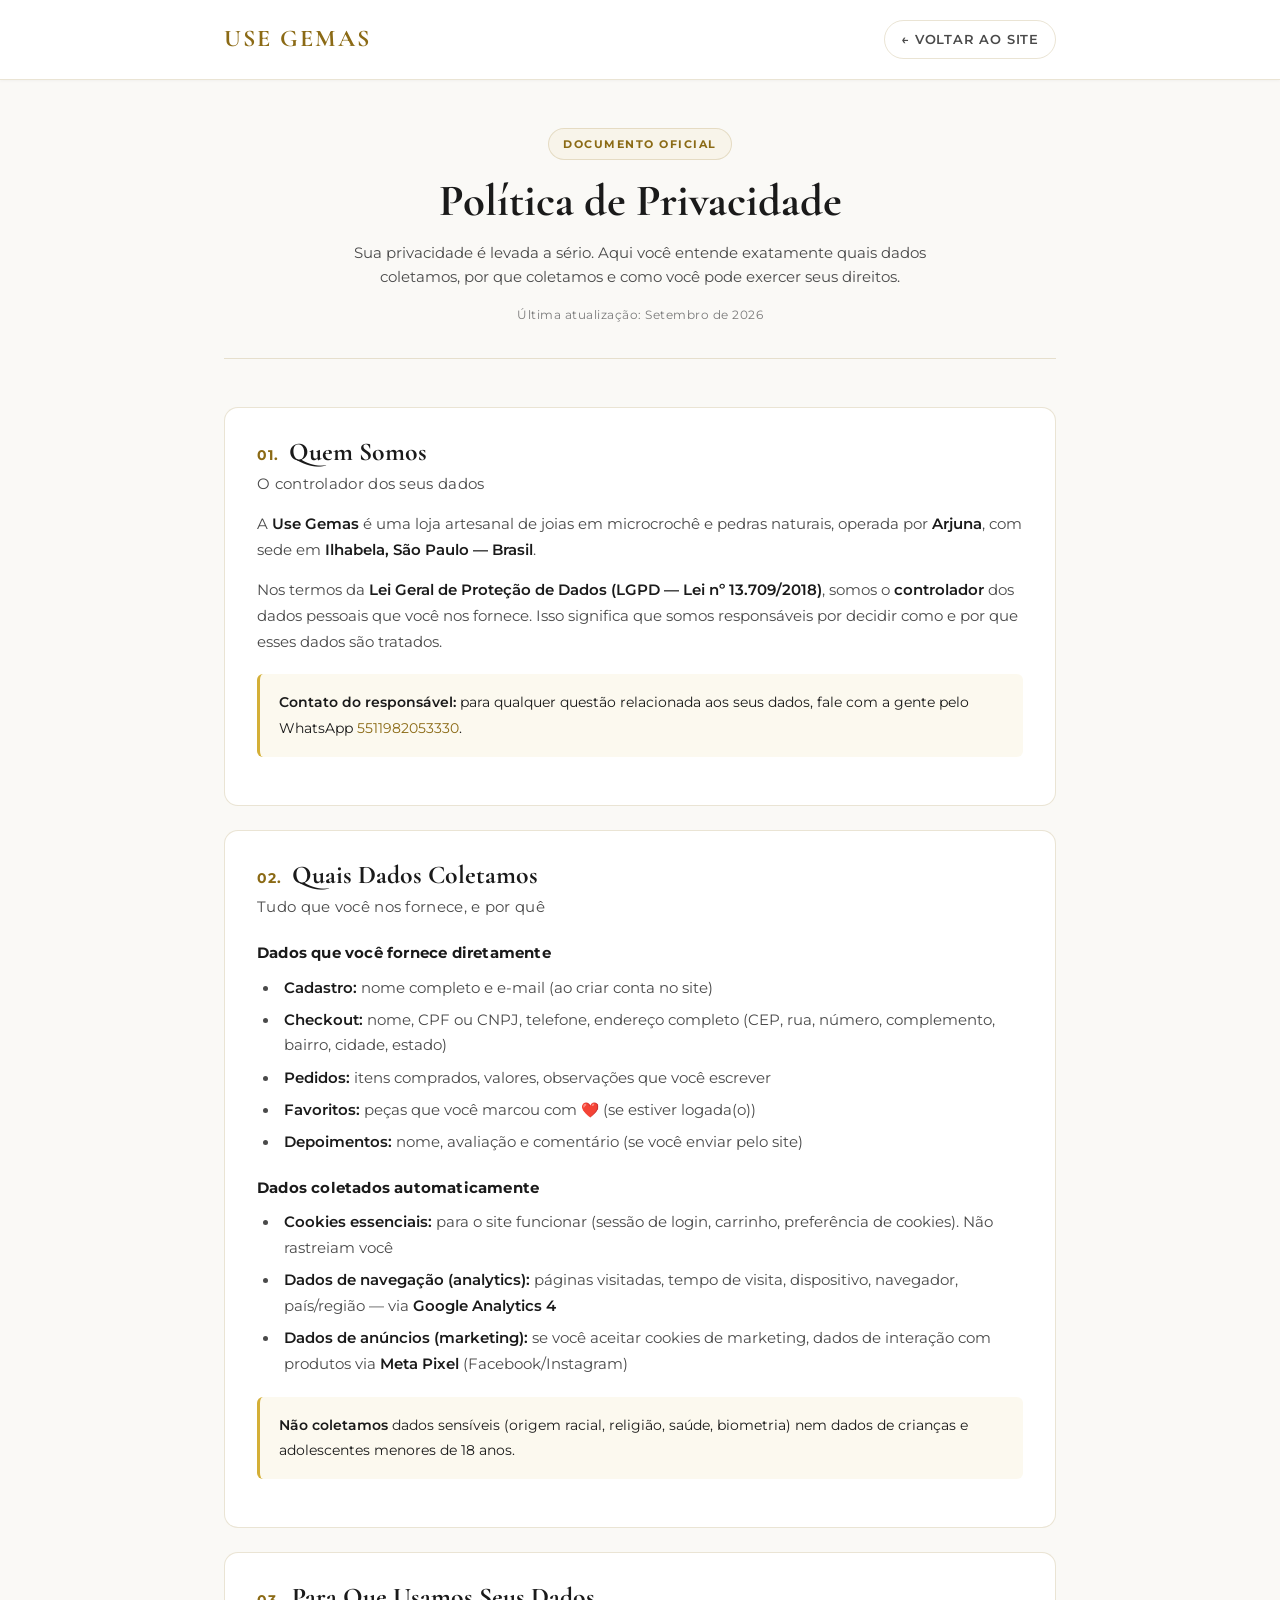
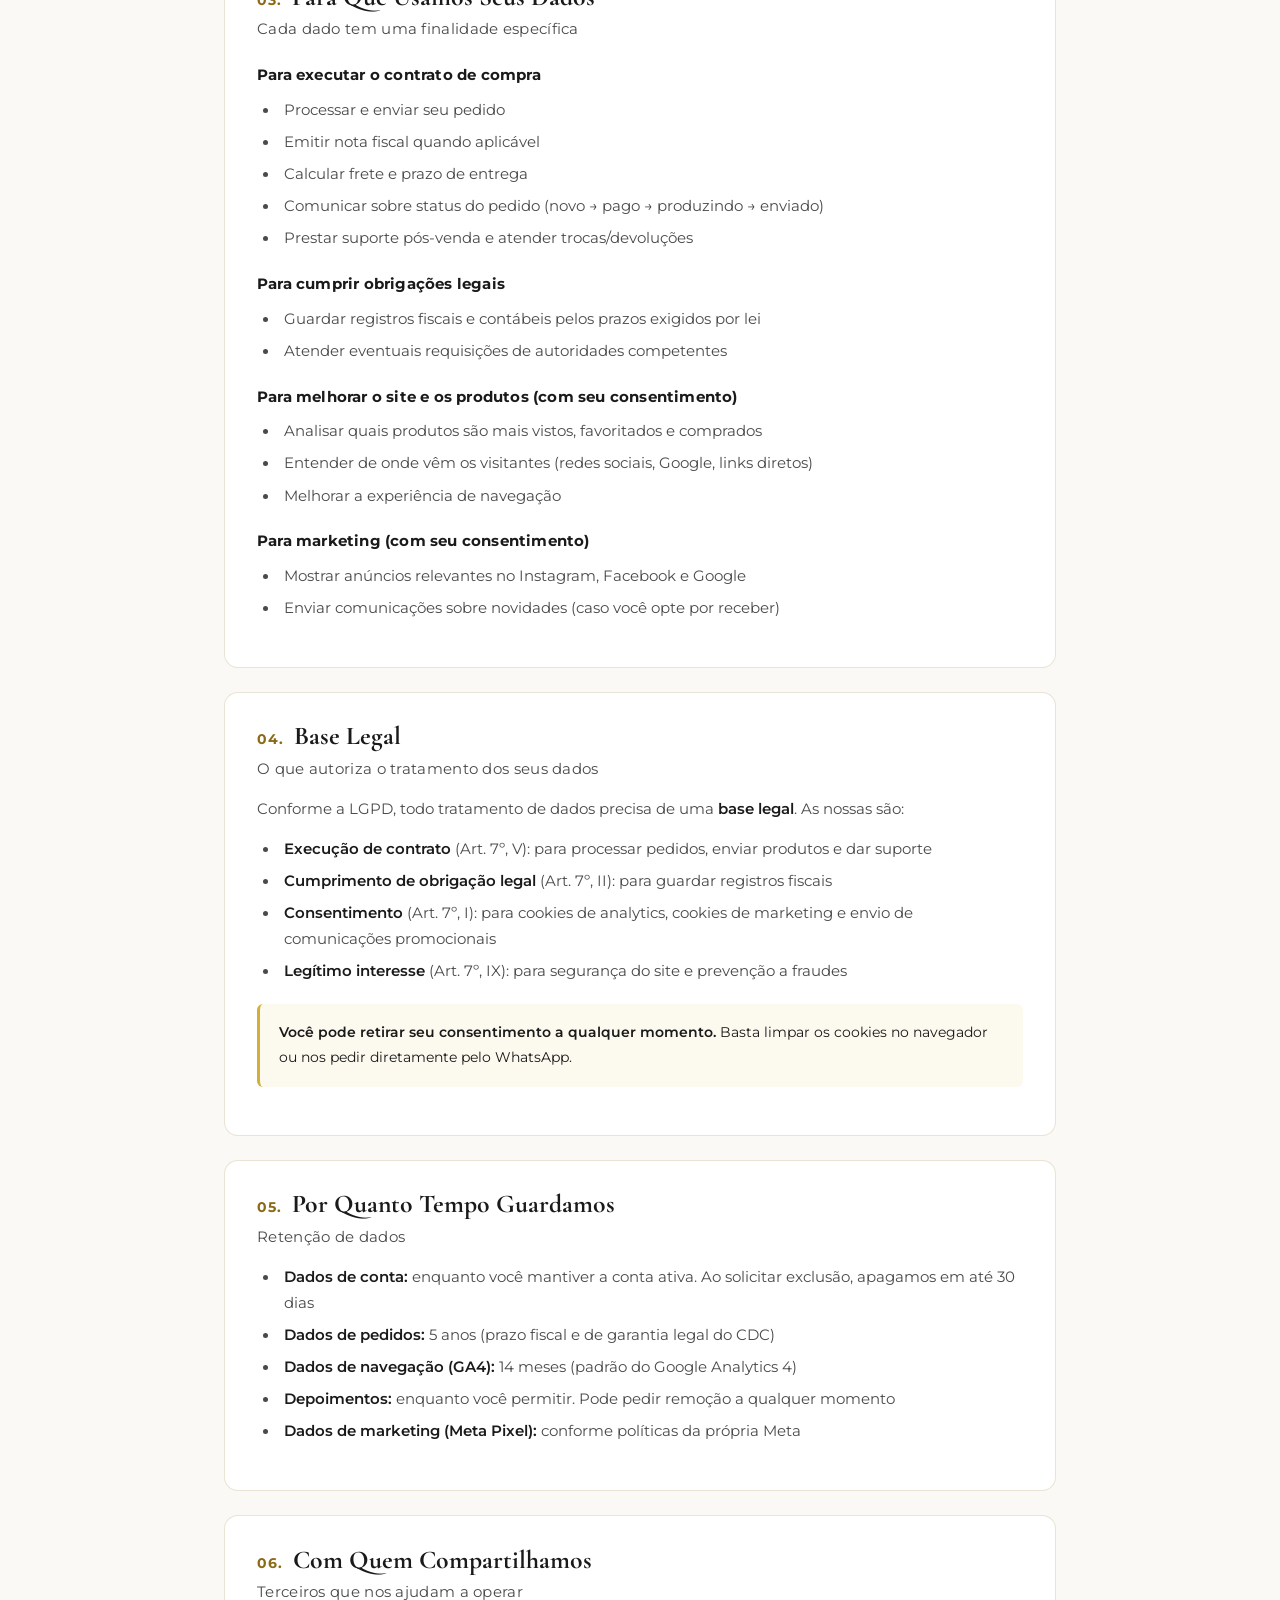
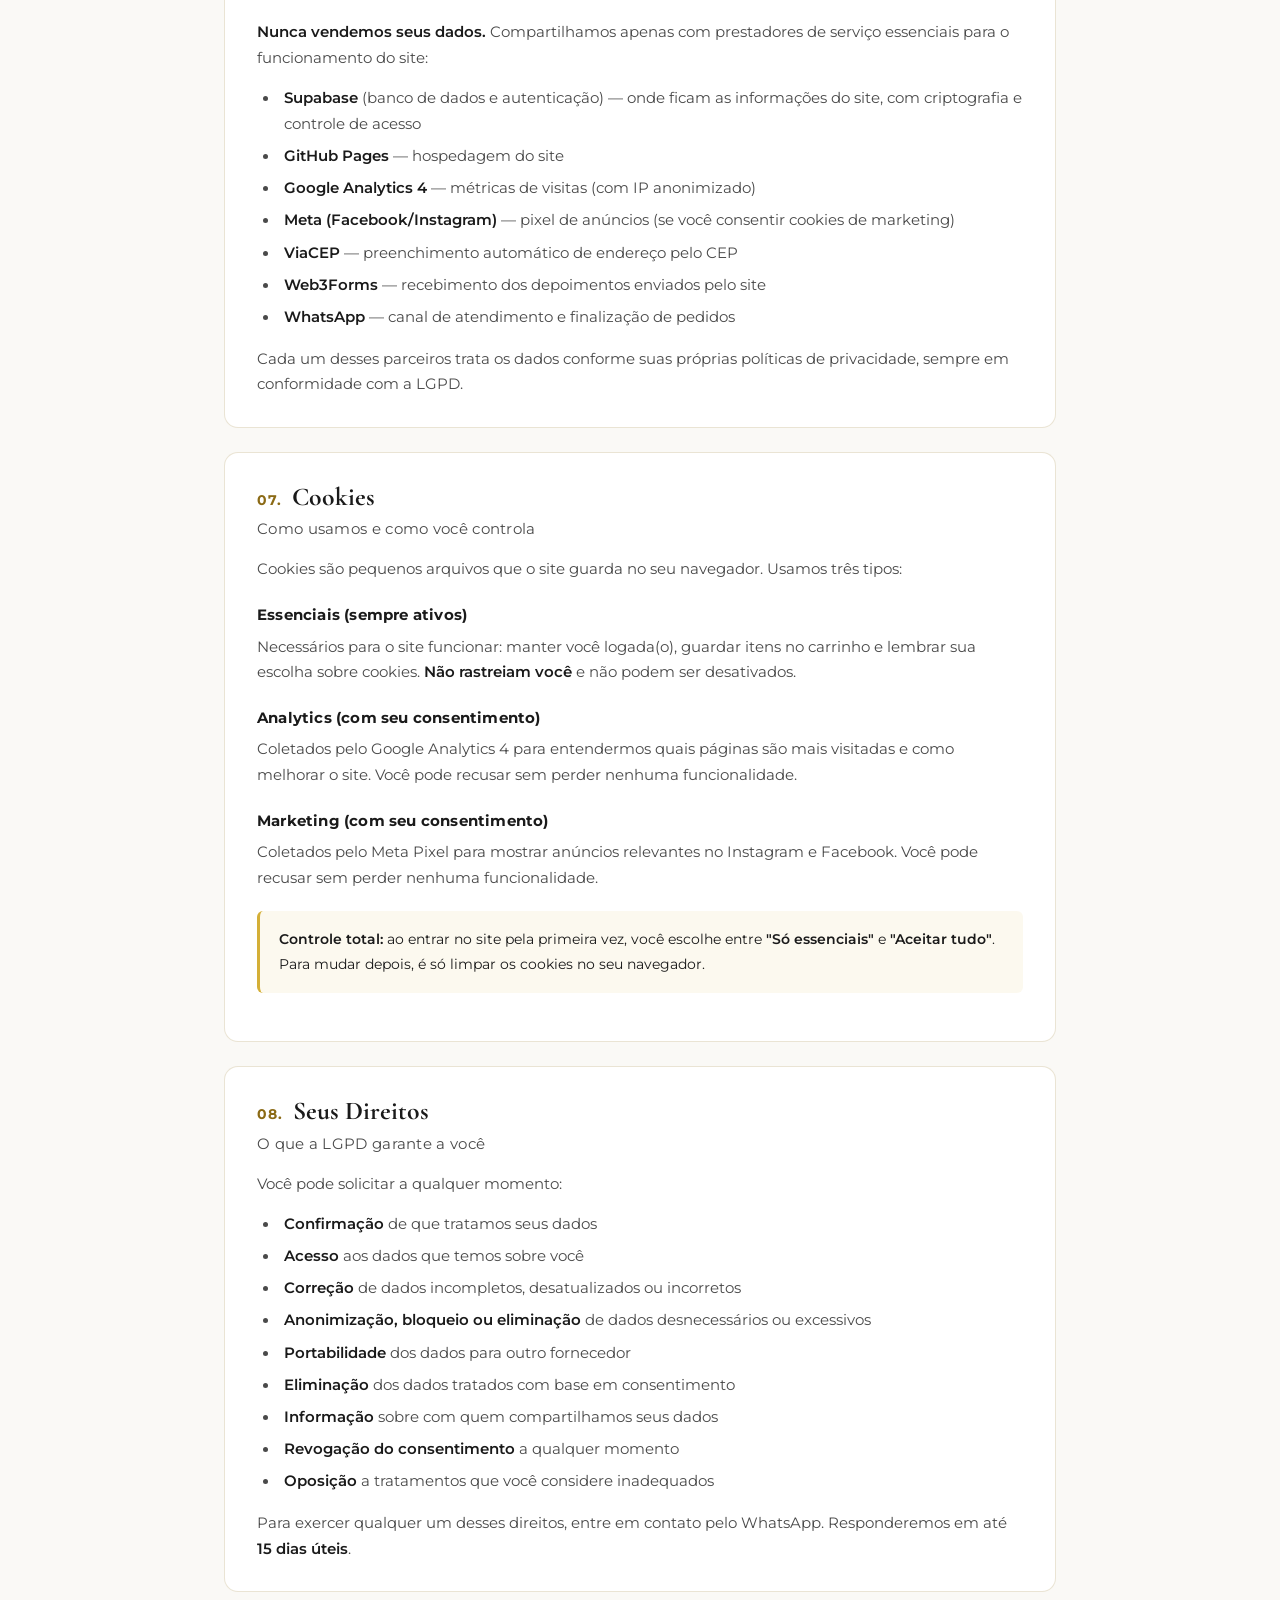
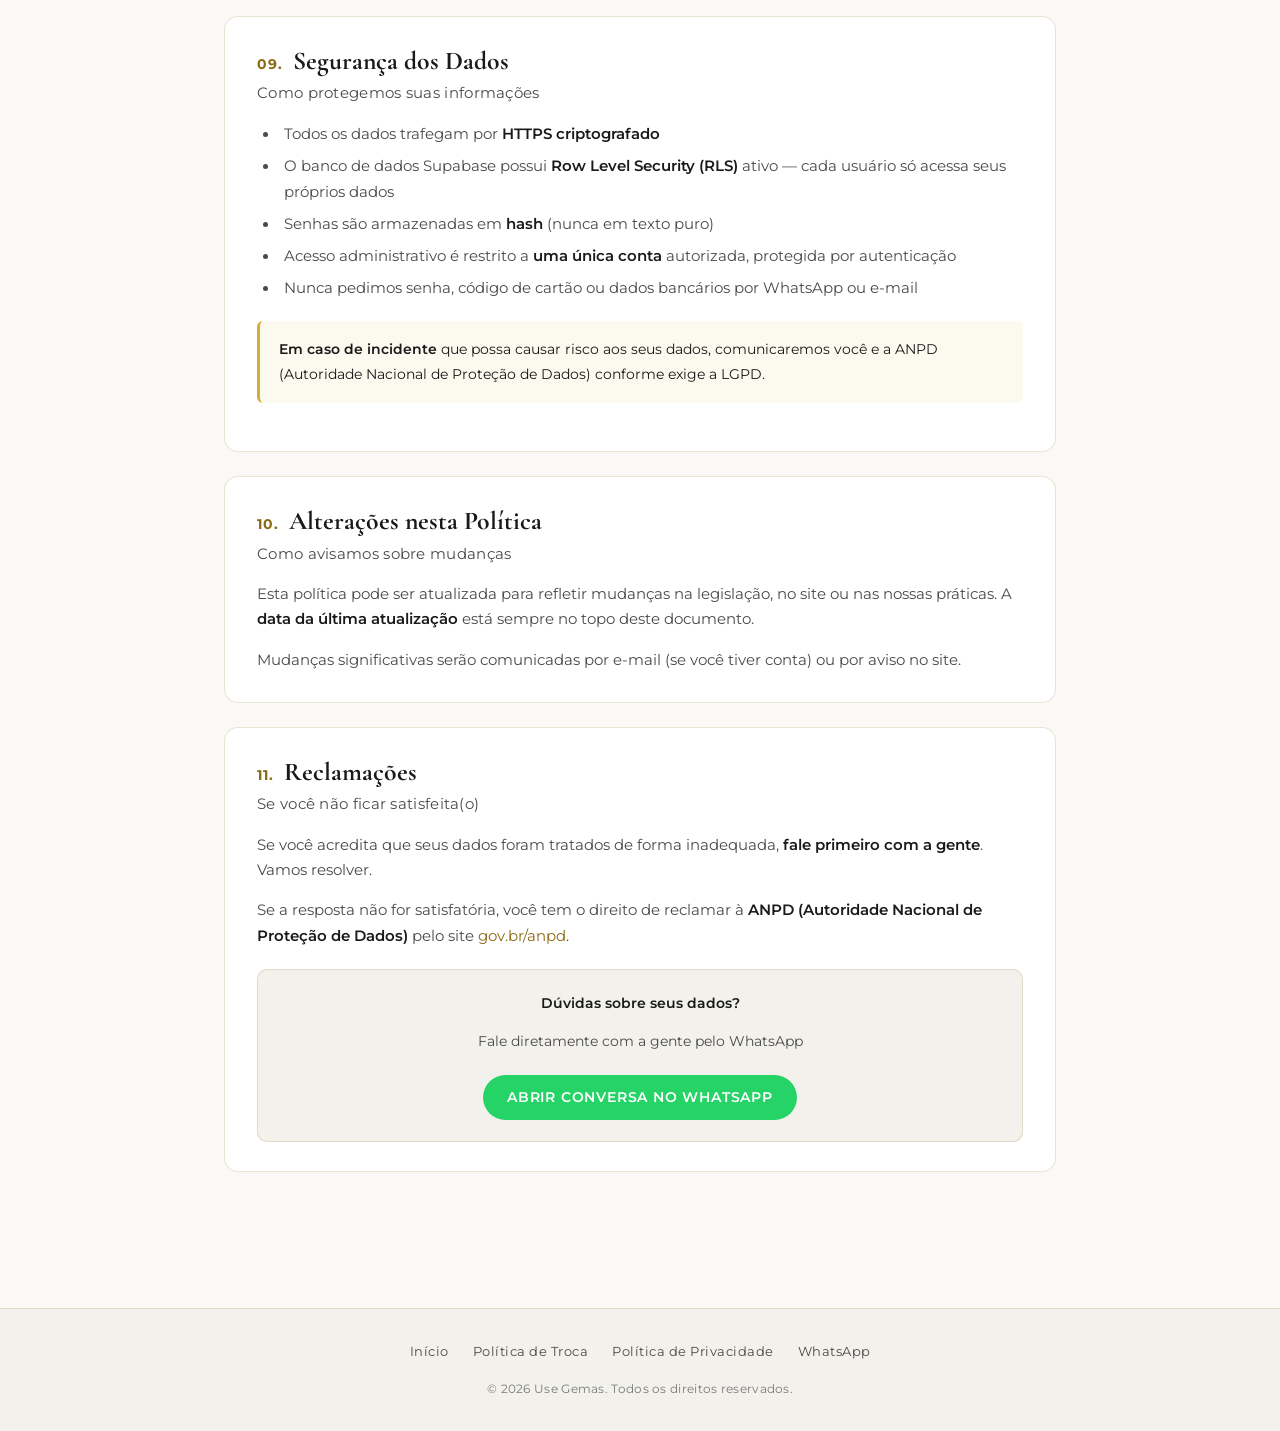
<file: politica-privacidade.html>
<!DOCTYPE html>
<html lang="pt-BR">

<head>
    <meta charset="UTF-8">
    <meta name="viewport" content="width=device-width, initial-scale=1.0">
    <title>Política de Privacidade | Use Gemas</title>
    <meta name="description"
        content="Política de Privacidade da Use Gemas. Saiba quais dados coletamos, como usamos e seus direitos conforme a LGPD.">
    <meta name="robots" content="index, follow">
    <meta name="theme-color" content="#faf9f6">

    <link rel="icon" type="image/png" href="estilo/midias/favicon.png">
    <link rel="apple-touch-icon" href="estilo/midias/favicon.png">

    <link rel="preconnect" href="https://fonts.googleapis.com">
    <link rel="preconnect" href="https://fonts.gstatic.com" crossorigin>
    <link
        href="https://fonts.googleapis.com/css2?family=Cormorant+Garamond:wght@400;600;700&family=Montserrat:wght@300;400;500;600;700&display=swap"
        rel="stylesheet">

    <link rel="stylesheet" href="estilo/paginas-legais.css?v=1.0">
</head>

<body>

    <header class="legal-header">
        <div class="legal-header-container">
            <a href="index.html" class="legal-logo">USE GEMAS</a>
            <a href="index.html" class="legal-back-link">← Voltar ao site</a>
        </div>
    </header>

    <main class="legal-container">

        <div class="legal-hero">
            <span class="legal-hero-badge">Documento Oficial</span>
            <h1>Política de Privacidade</h1>
            <p>Sua privacidade é levada a sério. Aqui você entende exatamente quais dados coletamos, por que coletamos e como você pode exercer seus direitos.</p>
            <span class="legal-hero-date">Última atualização: Setembro de 2026</span>
        </div>

        <section class="legal-section">
            <h2><span class="legal-section-number">01.</span> Quem Somos</h2>
            <p class="legal-section-subtitle">O controlador dos seus dados</p>

            <p>A <strong>Use Gemas</strong> é uma loja artesanal de joias em microcrochê e pedras naturais, operada por <strong>Arjuna</strong>, com sede em <strong>Ilhabela, São Paulo — Brasil</strong>.</p>

            <p>Nos termos da <strong>Lei Geral de Proteção de Dados (LGPD — Lei nº 13.709/2018)</strong>, somos o <strong>controlador</strong> dos dados pessoais que você nos fornece. Isso significa que somos responsáveis por decidir como e por que esses dados são tratados.</p>

            <div class="legal-highlight">
                <p><strong>Contato do responsável:</strong> para qualquer questão relacionada aos seus dados, fale com a gente pelo WhatsApp <a href="https://api.whatsapp.com/send?phone=5511982053330" target="_blank" rel="noopener">5511982053330</a>.</p>
            </div>
        </section>

        <section class="legal-section">
            <h2><span class="legal-section-number">02.</span> Quais Dados Coletamos</h2>
            <p class="legal-section-subtitle">Tudo que você nos fornece, e por quê</p>

            <h3>Dados que você fornece diretamente</h3>
            <ul>
                <li><strong>Cadastro:</strong> nome completo e e-mail (ao criar conta no site)</li>
                <li><strong>Checkout:</strong> nome, CPF ou CNPJ, telefone, endereço completo (CEP, rua, número, complemento, bairro, cidade, estado)</li>
                <li><strong>Pedidos:</strong> itens comprados, valores, observações que você escrever</li>
                <li><strong>Favoritos:</strong> peças que você marcou com ❤️ (se estiver logada(o))</li>
                <li><strong>Depoimentos:</strong> nome, avaliação e comentário (se você enviar pelo site)</li>
            </ul>

            <h3>Dados coletados automaticamente</h3>
            <ul>
                <li><strong>Cookies essenciais:</strong> para o site funcionar (sessão de login, carrinho, preferência de cookies). Não rastreiam você</li>
                <li><strong>Dados de navegação (analytics):</strong> páginas visitadas, tempo de visita, dispositivo, navegador, país/região — via <strong>Google Analytics 4</strong></li>
                <li><strong>Dados de anúncios (marketing):</strong> se você aceitar cookies de marketing, dados de interação com produtos via <strong>Meta Pixel</strong> (Facebook/Instagram)</li>
            </ul>

            <div class="legal-highlight">
                <p><strong>Não coletamos</strong> dados sensíveis (origem racial, religião, saúde, biometria) nem dados de crianças e adolescentes menores de 18 anos.</p>
            </div>
        </section>

        <section class="legal-section">
            <h2><span class="legal-section-number">03.</span> Para Que Usamos Seus Dados</h2>
            <p class="legal-section-subtitle">Cada dado tem uma finalidade específica</p>

            <h3>Para executar o contrato de compra</h3>
            <ul>
                <li>Processar e enviar seu pedido</li>
                <li>Emitir nota fiscal quando aplicável</li>
                <li>Calcular frete e prazo de entrega</li>
                <li>Comunicar sobre status do pedido (novo → pago → produzindo → enviado)</li>
                <li>Prestar suporte pós-venda e atender trocas/devoluções</li>
            </ul>

            <h3>Para cumprir obrigações legais</h3>
            <ul>
                <li>Guardar registros fiscais e contábeis pelos prazos exigidos por lei</li>
                <li>Atender eventuais requisições de autoridades competentes</li>
            </ul>

            <h3>Para melhorar o site e os produtos (com seu consentimento)</h3>
            <ul>
                <li>Analisar quais produtos são mais vistos, favoritados e comprados</li>
                <li>Entender de onde vêm os visitantes (redes sociais, Google, links diretos)</li>
                <li>Melhorar a experiência de navegação</li>
            </ul>

            <h3>Para marketing (com seu consentimento)</h3>
            <ul>
                <li>Mostrar anúncios relevantes no Instagram, Facebook e Google</li>
                <li>Enviar comunicações sobre novidades (caso você opte por receber)</li>
            </ul>
        </section>

        <section class="legal-section">
            <h2><span class="legal-section-number">04.</span> Base Legal</h2>
            <p class="legal-section-subtitle">O que autoriza o tratamento dos seus dados</p>

            <p>Conforme a LGPD, todo tratamento de dados precisa de uma <strong>base legal</strong>. As nossas são:</p>

            <ul>
                <li><strong>Execução de contrato</strong> (Art. 7º, V): para processar pedidos, enviar produtos e dar suporte</li>
                <li><strong>Cumprimento de obrigação legal</strong> (Art. 7º, II): para guardar registros fiscais</li>
                <li><strong>Consentimento</strong> (Art. 7º, I): para cookies de analytics, cookies de marketing e envio de comunicações promocionais</li>
                <li><strong>Legítimo interesse</strong> (Art. 7º, IX): para segurança do site e prevenção a fraudes</li>
            </ul>

            <div class="legal-highlight">
                <p><strong>Você pode retirar seu consentimento a qualquer momento.</strong> Basta limpar os cookies no navegador ou nos pedir diretamente pelo WhatsApp.</p>
            </div>
        </section>

        <section class="legal-section">
            <h2><span class="legal-section-number">05.</span> Por Quanto Tempo Guardamos</h2>
            <p class="legal-section-subtitle">Retenção de dados</p>

            <ul>
                <li><strong>Dados de conta:</strong> enquanto você mantiver a conta ativa. Ao solicitar exclusão, apagamos em até 30 dias</li>
                <li><strong>Dados de pedidos:</strong> 5 anos (prazo fiscal e de garantia legal do CDC)</li>
                <li><strong>Dados de navegação (GA4):</strong> 14 meses (padrão do Google Analytics 4)</li>
                <li><strong>Depoimentos:</strong> enquanto você permitir. Pode pedir remoção a qualquer momento</li>
                <li><strong>Dados de marketing (Meta Pixel):</strong> conforme políticas da própria Meta</li>
            </ul>
        </section>

        <section class="legal-section">
            <h2><span class="legal-section-number">06.</span> Com Quem Compartilhamos</h2>
            <p class="legal-section-subtitle">Terceiros que nos ajudam a operar</p>

            <p><strong>Nunca vendemos seus dados.</strong> Compartilhamos apenas com prestadores de serviço essenciais para o funcionamento do site:</p>

            <ul>
                <li><strong>Supabase</strong> (banco de dados e autenticação) — onde ficam as informações do site, com criptografia e controle de acesso</li>
                <li><strong>GitHub Pages</strong> — hospedagem do site</li>
                <li><strong>Google Analytics 4</strong> — métricas de visitas (com IP anonimizado)</li>
                <li><strong>Meta (Facebook/Instagram)</strong> — pixel de anúncios (se você consentir cookies de marketing)</li>
                <li><strong>ViaCEP</strong> — preenchimento automático de endereço pelo CEP</li>
                <li><strong>Web3Forms</strong> — recebimento dos depoimentos enviados pelo site</li>
                <li><strong>WhatsApp</strong> — canal de atendimento e finalização de pedidos</li>
            </ul>

            <p>Cada um desses parceiros trata os dados conforme suas próprias políticas de privacidade, sempre em conformidade com a LGPD.</p>
        </section>

        <section class="legal-section">
            <h2><span class="legal-section-number">07.</span> Cookies</h2>
            <p class="legal-section-subtitle">Como usamos e como você controla</p>

            <p>Cookies são pequenos arquivos que o site guarda no seu navegador. Usamos três tipos:</p>

            <h3>Essenciais (sempre ativos)</h3>
            <p>Necessários para o site funcionar: manter você logada(o), guardar itens no carrinho e lembrar sua escolha sobre cookies. <strong>Não rastreiam você</strong> e não podem ser desativados.</p>

            <h3>Analytics (com seu consentimento)</h3>
            <p>Coletados pelo Google Analytics 4 para entendermos quais páginas são mais visitadas e como melhorar o site. Você pode recusar sem perder nenhuma funcionalidade.</p>

            <h3>Marketing (com seu consentimento)</h3>
            <p>Coletados pelo Meta Pixel para mostrar anúncios relevantes no Instagram e Facebook. Você pode recusar sem perder nenhuma funcionalidade.</p>

            <div class="legal-highlight">
                <p><strong>Controle total:</strong> ao entrar no site pela primeira vez, você escolhe entre <strong>"Só essenciais"</strong> e <strong>"Aceitar tudo"</strong>. Para mudar depois, é só limpar os cookies no seu navegador.</p>
            </div>
        </section>

        <section class="legal-section">
            <h2><span class="legal-section-number">08.</span> Seus Direitos</h2>
            <p class="legal-section-subtitle">O que a LGPD garante a você</p>

            <p>Você pode solicitar a qualquer momento:</p>

            <ul>
                <li><strong>Confirmação</strong> de que tratamos seus dados</li>
                <li><strong>Acesso</strong> aos dados que temos sobre você</li>
                <li><strong>Correção</strong> de dados incompletos, desatualizados ou incorretos</li>
                <li><strong>Anonimização, bloqueio ou eliminação</strong> de dados desnecessários ou excessivos</li>
                <li><strong>Portabilidade</strong> dos dados para outro fornecedor</li>
                <li><strong>Eliminação</strong> dos dados tratados com base em consentimento</li>
                <li><strong>Informação</strong> sobre com quem compartilhamos seus dados</li>
                <li><strong>Revogação do consentimento</strong> a qualquer momento</li>
                <li><strong>Oposição</strong> a tratamentos que você considere inadequados</li>
            </ul>

            <p>Para exercer qualquer um desses direitos, entre em contato pelo WhatsApp. Responderemos em até <strong>15 dias úteis</strong>.</p>
        </section>

        <section class="legal-section">
            <h2><span class="legal-section-number">09.</span> Segurança dos Dados</h2>
            <p class="legal-section-subtitle">Como protegemos suas informações</p>

            <ul>
                <li>Todos os dados trafegam por <strong>HTTPS criptografado</strong></li>
                <li>O banco de dados Supabase possui <strong>Row Level Security (RLS)</strong> ativo — cada usuário só acessa seus próprios dados</li>
                <li>Senhas são armazenadas em <strong>hash</strong> (nunca em texto puro)</li>
                <li>Acesso administrativo é restrito a <strong>uma única conta</strong> autorizada, protegida por autenticação</li>
                <li>Nunca pedimos senha, código de cartão ou dados bancários por WhatsApp ou e-mail</li>
            </ul>

            <div class="legal-highlight">
                <p><strong>Em caso de incidente</strong> que possa causar risco aos seus dados, comunicaremos você e a ANPD (Autoridade Nacional de Proteção de Dados) conforme exige a LGPD.</p>
            </div>
        </section>

        <section class="legal-section">
            <h2><span class="legal-section-number">10.</span> Alterações nesta Política</h2>
            <p class="legal-section-subtitle">Como avisamos sobre mudanças</p>

            <p>Esta política pode ser atualizada para refletir mudanças na legislação, no site ou nas nossas práticas. A <strong>data da última atualização</strong> está sempre no topo deste documento.</p>

            <p>Mudanças significativas serão comunicadas por e-mail (se você tiver conta) ou por aviso no site.</p>
        </section>

        <section class="legal-section">
            <h2><span class="legal-section-number">11.</span> Reclamações</h2>
            <p class="legal-section-subtitle">Se você não ficar satisfeita(o)</p>

            <p>Se você acredita que seus dados foram tratados de forma inadequada, <strong>fale primeiro com a gente</strong>. Vamos resolver.</p>

            <p>Se a resposta não for satisfatória, você tem o direito de reclamar à <strong>ANPD (Autoridade Nacional de Proteção de Dados)</strong> pelo site <a href="https://www.gov.br/anpd" target="_blank" rel="noopener">gov.br/anpd</a>.</p>

            <div class="legal-contact-box">
                <p><strong>Dúvidas sobre seus dados?</strong></p>
                <p>Fale diretamente com a gente pelo WhatsApp</p>
                <a href="https://api.whatsapp.com/send?phone=5511982053330&text=Ol%C3%A1!%20Tenho%20uma%20d%C3%BAvida%20sobre%20privacidade%20e%20meus%20dados."
                    target="_blank" rel="noopener" class="legal-contact-btn">
                    Abrir conversa no WhatsApp
                </a>
            </div>
        </section>

    </main>

    <footer class="legal-footer">
        <div class="legal-footer-links">
            <a href="index.html">Início</a>
            <a href="politica-troca.html">Política de Troca</a>
            <a href="politica-privacidade.html">Política de Privacidade</a>
            <a href="https://api.whatsapp.com/send?phone=5511982053330" target="_blank" rel="noopener">WhatsApp</a>
        </div>
        <p class="legal-footer-copy">© 2026 Use Gemas. Todos os direitos reservados.</p>
    </footer>

</body>

</html>
</file>
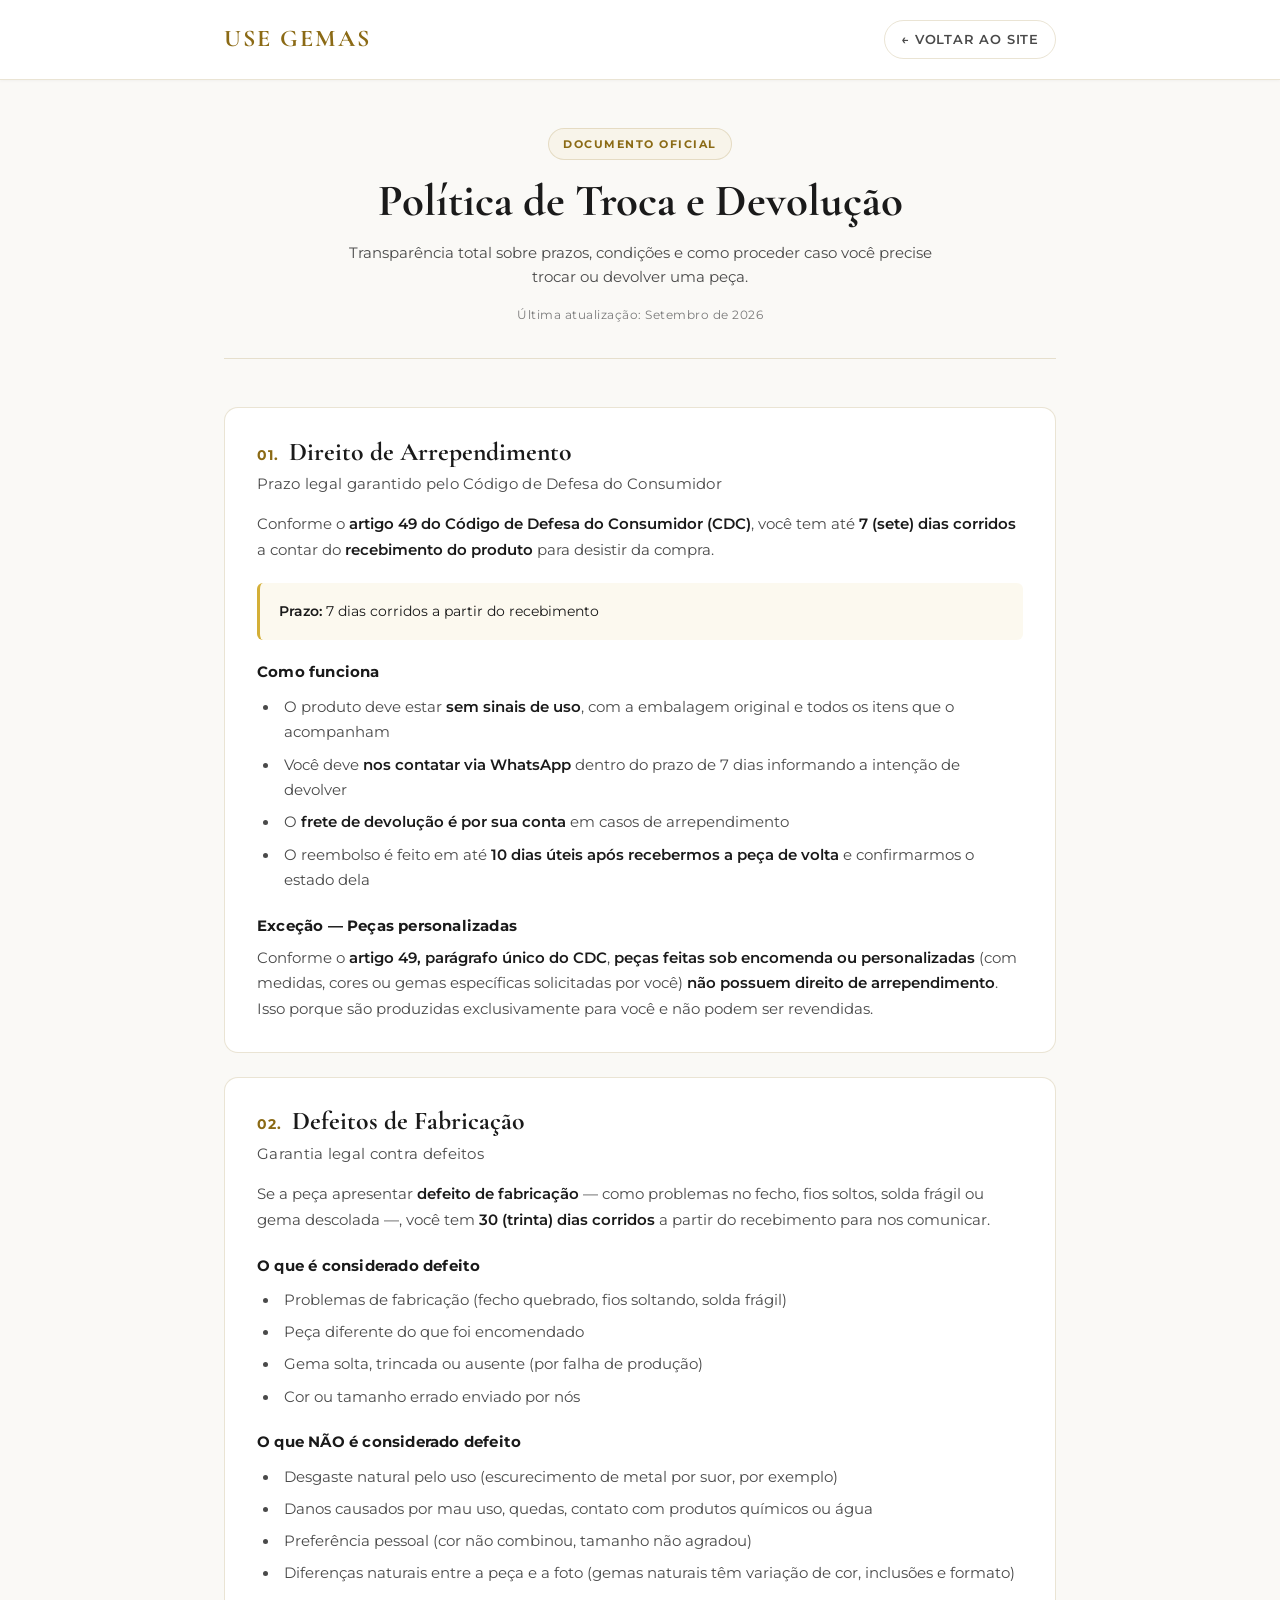
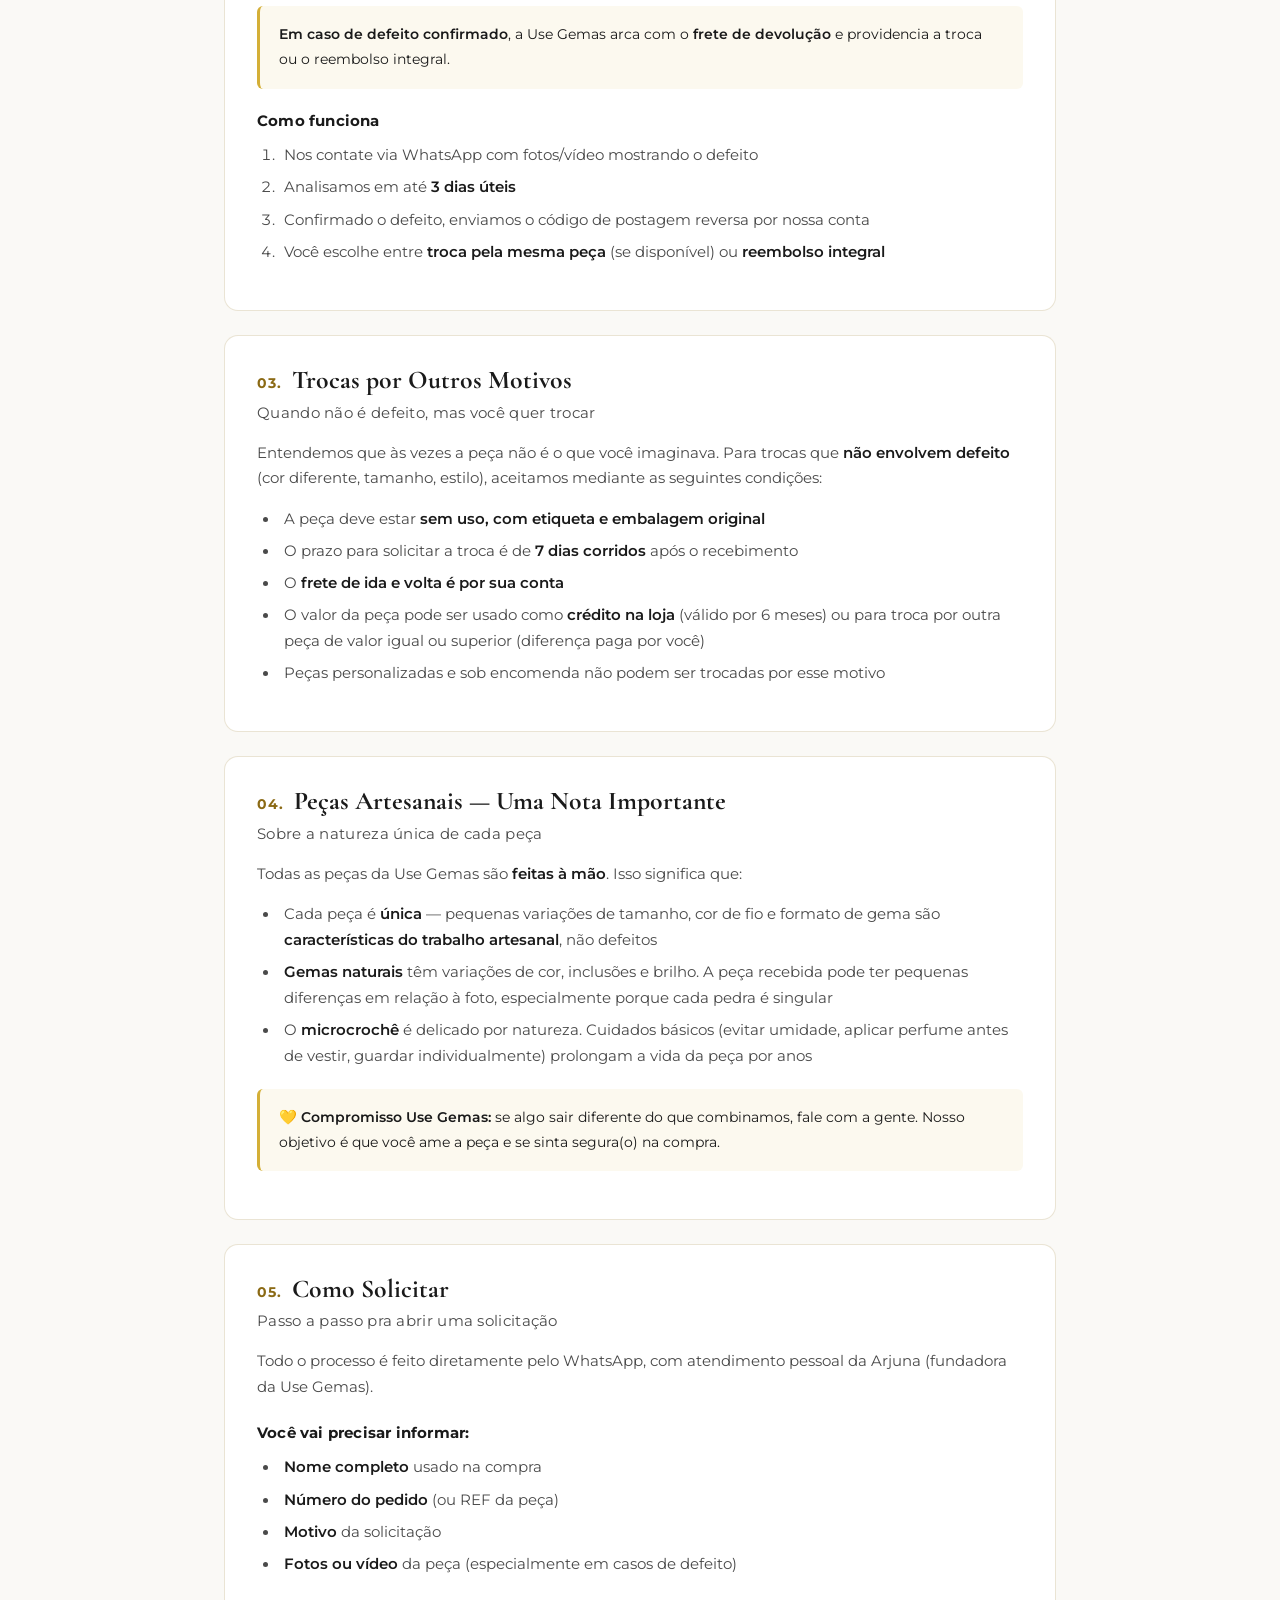
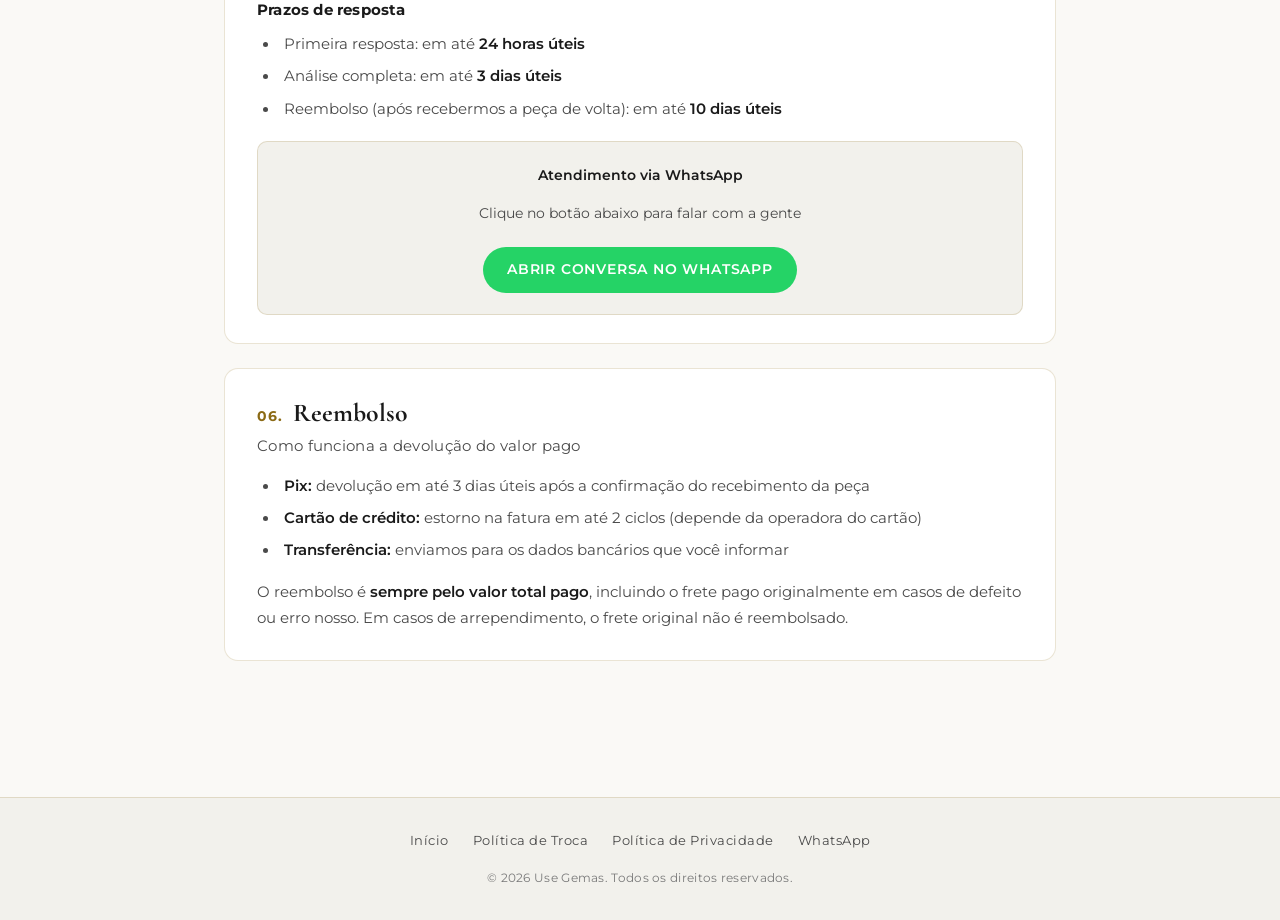
<file: politica-troca.html>
<!DOCTYPE html>
<html lang="pt-BR">

<head>
    <meta charset="UTF-8">
    <meta name="viewport" content="width=device-width, initial-scale=1.0">
    <title>Política de Troca e Devolução | Use Gemas</title>
    <meta name="description"
        content="Política de troca, devolução e arrependimento da Use Gemas. Prazos, condições e como solicitar.">
    <meta name="robots" content="index, follow">
    <meta name="theme-color" content="#faf9f6">

    <link rel="icon" type="image/png" href="estilo/midias/favicon.png">
    <link rel="apple-touch-icon" href="estilo/midias/favicon.png">

    <link rel="preconnect" href="https://fonts.googleapis.com">
    <link rel="preconnect" href="https://fonts.gstatic.com" crossorigin>
    <link
        href="https://fonts.googleapis.com/css2?family=Cormorant+Garamond:wght@400;600;700&family=Montserrat:wght@300;400;500;600;700&display=swap"
        rel="stylesheet">

    <link rel="stylesheet" href="estilo/paginas-legais.css?v=1.0">
</head>

<body>

    <header class="legal-header">
        <div class="legal-header-container">
            <a href="index.html" class="legal-logo">USE GEMAS</a>
            <a href="index.html" class="legal-back-link">← Voltar ao site</a>
        </div>
    </header>

    <main class="legal-container">

        <div class="legal-hero">
            <span class="legal-hero-badge">Documento Oficial</span>
            <h1>Política de Troca e Devolução</h1>
            <p>Transparência total sobre prazos, condições e como proceder caso você precise trocar ou devolver uma peça.</p>
            <span class="legal-hero-date">Última atualização: Setembro de 2026</span>
        </div>

        <section class="legal-section">
            <h2><span class="legal-section-number">01.</span> Direito de Arrependimento</h2>
            <p class="legal-section-subtitle">Prazo legal garantido pelo Código de Defesa do Consumidor</p>

            <p>Conforme o <strong>artigo 49 do Código de Defesa do Consumidor (CDC)</strong>, você tem até <strong>7 (sete) dias corridos</strong> a contar do <strong>recebimento do produto</strong> para desistir da compra.</p>

            <div class="legal-highlight">
                <p><strong>Prazo:</strong> 7 dias corridos a partir do recebimento</p>
            </div>

            <h3>Como funciona</h3>
            <ul>
                <li>O produto deve estar <strong>sem sinais de uso</strong>, com a embalagem original e todos os itens que o acompanham</li>
                <li>Você deve <strong>nos contatar via WhatsApp</strong> dentro do prazo de 7 dias informando a intenção de devolver</li>
                <li>O <strong>frete de devolução é por sua conta</strong> em casos de arrependimento</li>
                <li>O reembolso é feito em até <strong>10 dias úteis após recebermos a peça de volta</strong> e confirmarmos o estado dela</li>
            </ul>

            <h3>Exceção — Peças personalizadas</h3>
            <p>Conforme o <strong>artigo 49, parágrafo único do CDC</strong>, <strong>peças feitas sob encomenda ou personalizadas</strong> (com medidas, cores ou gemas específicas solicitadas por você) <strong>não possuem direito de arrependimento</strong>. Isso porque são produzidas exclusivamente para você e não podem ser revendidas.</p>
        </section>

        <section class="legal-section">
            <h2><span class="legal-section-number">02.</span> Defeitos de Fabricação</h2>
            <p class="legal-section-subtitle">Garantia legal contra defeitos</p>

            <p>Se a peça apresentar <strong>defeito de fabricação</strong> — como problemas no fecho, fios soltos, solda frágil ou gema descolada —, você tem <strong>30 (trinta) dias corridos</strong> a partir do recebimento para nos comunicar.</p>

            <h3>O que é considerado defeito</h3>
            <ul>
                <li>Problemas de fabricação (fecho quebrado, fios soltando, solda frágil)</li>
                <li>Peça diferente do que foi encomendado</li>
                <li>Gema solta, trincada ou ausente (por falha de produção)</li>
                <li>Cor ou tamanho errado enviado por nós</li>
            </ul>

            <h3>O que NÃO é considerado defeito</h3>
            <ul>
                <li>Desgaste natural pelo uso (escurecimento de metal por suor, por exemplo)</li>
                <li>Danos causados por mau uso, quedas, contato com produtos químicos ou água</li>
                <li>Preferência pessoal (cor não combinou, tamanho não agradou)</li>
                <li>Diferenças naturais entre a peça e a foto (gemas naturais têm variação de cor, inclusões e formato)</li>
            </ul>

            <div class="legal-highlight">
                <p><strong>Em caso de defeito confirmado</strong>, a Use Gemas arca com o <strong>frete de devolução</strong> e providencia a troca ou o reembolso integral.</p>
            </div>

            <h3>Como funciona</h3>
            <ol>
                <li>Nos contate via WhatsApp com fotos/vídeo mostrando o defeito</li>
                <li>Analisamos em até <strong>3 dias úteis</strong></li>
                <li>Confirmado o defeito, enviamos o código de postagem reversa por nossa conta</li>
                <li>Você escolhe entre <strong>troca pela mesma peça</strong> (se disponível) ou <strong>reembolso integral</strong></li>
            </ol>
        </section>

        <section class="legal-section">
            <h2><span class="legal-section-number">03.</span> Trocas por Outros Motivos</h2>
            <p class="legal-section-subtitle">Quando não é defeito, mas você quer trocar</p>

            <p>Entendemos que às vezes a peça não é o que você imaginava. Para trocas que <strong>não envolvem defeito</strong> (cor diferente, tamanho, estilo), aceitamos mediante as seguintes condições:</p>

            <ul>
                <li>A peça deve estar <strong>sem uso, com etiqueta e embalagem original</strong></li>
                <li>O prazo para solicitar a troca é de <strong>7 dias corridos</strong> após o recebimento</li>
                <li>O <strong>frete de ida e volta é por sua conta</strong></li>
                <li>O valor da peça pode ser usado como <strong>crédito na loja</strong> (válido por 6 meses) ou para troca por outra peça de valor igual ou superior (diferença paga por você)</li>
                <li>Peças personalizadas e sob encomenda não podem ser trocadas por esse motivo</li>
            </ul>
        </section>

        <section class="legal-section">
            <h2><span class="legal-section-number">04.</span> Peças Artesanais — Uma Nota Importante</h2>
            <p class="legal-section-subtitle">Sobre a natureza única de cada peça</p>

            <p>Todas as peças da Use Gemas são <strong>feitas à mão</strong>. Isso significa que:</p>

            <ul>
                <li>Cada peça é <strong>única</strong> — pequenas variações de tamanho, cor de fio e formato de gema são <strong>características do trabalho artesanal</strong>, não defeitos</li>
                <li><strong>Gemas naturais</strong> têm variações de cor, inclusões e brilho. A peça recebida pode ter pequenas diferenças em relação à foto, especialmente porque cada pedra é singular</li>
                <li>O <strong>microcrochê</strong> é delicado por natureza. Cuidados básicos (evitar umidade, aplicar perfume antes de vestir, guardar individualmente) prolongam a vida da peça por anos</li>
            </ul>

            <div class="legal-highlight">
                <p>💛 <strong>Compromisso Use Gemas:</strong> se algo sair diferente do que combinamos, fale com a gente. Nosso objetivo é que você ame a peça e se sinta segura(o) na compra.</p>
            </div>
        </section>

        <section class="legal-section">
            <h2><span class="legal-section-number">05.</span> Como Solicitar</h2>
            <p class="legal-section-subtitle">Passo a passo pra abrir uma solicitação</p>

            <p>Todo o processo é feito diretamente pelo WhatsApp, com atendimento pessoal da Arjuna (fundadora da Use Gemas).</p>

            <h3>Você vai precisar informar:</h3>
            <ul>
                <li><strong>Nome completo</strong> usado na compra</li>
                <li><strong>Número do pedido</strong> (ou REF da peça)</li>
                <li><strong>Motivo</strong> da solicitação</li>
                <li><strong>Fotos ou vídeo</strong> da peça (especialmente em casos de defeito)</li>
            </ul>

            <h3>Prazos de resposta</h3>
            <ul>
                <li>Primeira resposta: em até <strong>24 horas úteis</strong></li>
                <li>Análise completa: em até <strong>3 dias úteis</strong></li>
                <li>Reembolso (após recebermos a peça de volta): em até <strong>10 dias úteis</strong></li>
            </ul>

            <div class="legal-contact-box">
                <p><strong>Atendimento via WhatsApp</strong></p>
                <p>Clique no botão abaixo para falar com a gente</p>
                <a href="https://api.whatsapp.com/send?phone=5511982053330&text=Ol%C3%A1!%20Preciso%20falar%20sobre%20troca%20ou%20devolu%C3%A7%C3%A3o."
                    target="_blank" rel="noopener" class="legal-contact-btn">
                    Abrir conversa no WhatsApp
                </a>
            </div>
        </section>

        <section class="legal-section">
            <h2><span class="legal-section-number">06.</span> Reembolso</h2>
            <p class="legal-section-subtitle">Como funciona a devolução do valor pago</p>

            <ul>
                <li><strong>Pix:</strong> devolução em até 3 dias úteis após a confirmação do recebimento da peça</li>
                <li><strong>Cartão de crédito:</strong> estorno na fatura em até 2 ciclos (depende da operadora do cartão)</li>
                <li><strong>Transferência:</strong> enviamos para os dados bancários que você informar</li>
            </ul>

            <p>O reembolso é <strong>sempre pelo valor total pago</strong>, incluindo o frete pago originalmente em casos de defeito ou erro nosso. Em casos de arrependimento, o frete original não é reembolsado.</p>
        </section>

    </main>

    <footer class="legal-footer">
        <div class="legal-footer-links">
            <a href="index.html">Início</a>
            <a href="politica-troca.html">Política de Troca</a>
            <a href="politica-privacidade.html">Política de Privacidade</a>
            <a href="https://api.whatsapp.com/send?phone=5511982053330" target="_blank" rel="noopener">WhatsApp</a>
        </div>
        <p class="legal-footer-copy">© 2026 Use Gemas. Todos os direitos reservados.</p>
    </footer>

</body>

</html>
</file>
<file: estilo/paginas-legais.css>
/* ==========================================================================
   PÁGINAS LEGAIS — LIGHT MODE
   Política de Troca/Devolução e Política de Privacidade
   ========================================================================== */
:root {
    --lg-bg-main: #faf9f6;
    --lg-bg-card: #ffffff;
    --lg-bg-elevated: #f2f1ec;
    --lg-text-primary: #1a1a1a;
    --lg-text-muted: #4a4a4a;
    --lg-text-dim: #7a7a7a;
    --lg-gold: #d4af37;
    --lg-gold-accent: #8b6a15;
    --lg-gold-hover: #6f540f;
    --lg-border: rgba(139, 106, 21, 0.18);
    --lg-border-hover: rgba(139, 106, 21, 0.35);
    --lg-font-title: 'Cormorant Garamond', serif;
    --lg-font-body: 'Montserrat', sans-serif;
}

* {
    margin: 0;
    padding: 0;
    box-sizing: border-box;
}

html {
    scroll-behavior: smooth;
}

body {
    background: var(--lg-bg-main);
    color: var(--lg-text-primary);
    font-family: var(--lg-font-body);
    line-height: 1.7;
    min-height: 100vh;
    -webkit-font-smoothing: antialiased;
}

a {
    color: var(--lg-gold-accent);
    text-decoration: none;
    transition: color 0.2s ease;
}

a:hover {
    color: var(--lg-gold-hover);
    text-decoration: underline;
}

/* ==========================================================================
   HEADER
   ========================================================================== */
.legal-header {
    background: var(--lg-bg-card);
    border-bottom: 1px solid var(--lg-border);
    padding: 1.2rem 0;
    position: sticky;
    top: 0;
    z-index: 100;
    box-shadow: 0 1px 3px rgba(0, 0, 0, 0.04);
}

.legal-header-container {
    max-width: 880px;
    margin: 0 auto;
    padding: 0 1.5rem;
    display: flex;
    justify-content: space-between;
    align-items: center;
    gap: 1rem;
}

.legal-logo {
    font-family: var(--lg-font-title);
    font-size: 1.5rem;
    font-weight: 700;
    letter-spacing: 2px;
    color: var(--lg-gold-accent);
    text-decoration: none;
    display: flex;
    align-items: center;
    gap: 0.6rem;
    transition: color 0.2s ease;
}

.legal-logo:hover {
    color: var(--lg-gold-hover);
    text-decoration: none;
}

.legal-back-link {
    font-size: 0.8rem;
    font-weight: 600;
    letter-spacing: 0.8px;
    text-transform: uppercase;
    color: var(--lg-text-muted);
    padding: 0.5rem 1rem;
    border: 1px solid var(--lg-border);
    border-radius: 20px;
    transition: all 0.2s ease;
}

.legal-back-link:hover {
    border-color: var(--lg-gold-accent);
    color: var(--lg-gold-accent);
    text-decoration: none;
    background: rgba(139, 106, 21, 0.04);
}

/* ==========================================================================
   CONTEÚDO
   ========================================================================== */
.legal-container {
    max-width: 880px;
    margin: 0 auto;
    padding: 3rem 1.5rem 4rem;
}

.legal-hero {
    text-align: center;
    margin-bottom: 3rem;
    padding-bottom: 2rem;
    border-bottom: 1px solid var(--lg-border);
}

.legal-hero-badge {
    display: inline-block;
    font-size: 0.7rem;
    font-weight: 700;
    letter-spacing: 1.5px;
    text-transform: uppercase;
    color: var(--lg-gold-accent);
    padding: 0.35rem 0.9rem;
    border: 1px solid var(--lg-border);
    border-radius: 20px;
    margin-bottom: 1rem;
    background: rgba(212, 175, 55, 0.06);
}

.legal-hero h1 {
    font-family: var(--lg-font-title);
    font-size: 2.8rem;
    font-weight: 700;
    line-height: 1.15;
    color: var(--lg-text-primary);
    margin-bottom: 0.8rem;
}

.legal-hero p {
    font-size: 0.95rem;
    color: var(--lg-text-muted);
    max-width: 600px;
    margin: 0 auto;
    line-height: 1.6;
}

.legal-hero-date {
    display: block;
    margin-top: 1rem;
    font-size: 0.75rem;
    color: var(--lg-text-dim);
    letter-spacing: 0.5px;
}

/* ==========================================================================
   BLOCOS DE CONTEÚDO
   ========================================================================== */
.legal-section {
    background: var(--lg-bg-card);
    border: 1px solid var(--lg-border);
    border-radius: 14px;
    padding: 1.8rem 2rem;
    margin-bottom: 1.5rem;
    transition: border-color 0.2s ease, box-shadow 0.2s ease;
}

.legal-section:hover {
    border-color: var(--lg-border-hover);
    box-shadow: 0 4px 16px rgba(0, 0, 0, 0.03);
}

.legal-section h2 {
    font-family: var(--lg-font-title);
    font-size: 1.6rem;
    font-weight: 700;
    color: var(--lg-text-primary);
    margin-bottom: 0.3rem;
    line-height: 1.2;
    display: flex;
    align-items: baseline;
    gap: 0.6rem;
}

.legal-section-number {
    font-size: 0.85rem;
    font-weight: 700;
    color: var(--lg-gold-accent);
    letter-spacing: 1px;
    font-family: var(--lg-font-body);
    flex-shrink: 0;
}

.legal-section-subtitle {
    font-size: 0.85rem;
    color: var(--lg-text-dim);
    margin-bottom: 1.2rem;
    letter-spacing: 0.3px;
}

.legal-section h3 {
    font-family: var(--lg-font-body);
    font-size: 0.95rem;
    font-weight: 700;
    color: var(--lg-text-primary);
    margin-top: 1.2rem;
    margin-bottom: 0.4rem;
    letter-spacing: 0.2px;
}

.legal-section p {
    font-size: 0.92rem;
    color: var(--lg-text-muted);
    line-height: 1.75;
    margin-bottom: 0.9rem;
}

.legal-section p:last-child {
    margin-bottom: 0;
}

.legal-section ul,
.legal-section ol {
    margin: 0.6rem 0 1rem 1.4rem;
    padding: 0;
}

.legal-section li {
    font-size: 0.92rem;
    color: var(--lg-text-muted);
    line-height: 1.75;
    margin-bottom: 0.4rem;
    padding-left: 0.3rem;
}

.legal-section li strong {
    color: var(--lg-text-primary);
    font-weight: 600;
}

.legal-section strong {
    color: var(--lg-text-primary);
    font-weight: 600;
}

/* Caixa de destaque */
.legal-highlight {
    background: rgba(212, 175, 55, 0.08);
    border-left: 3px solid var(--lg-gold);
    border-radius: 6px;
    padding: 1rem 1.2rem;
    margin: 1.2rem 0;
}

.legal-highlight p {
    color: var(--lg-text-primary);
    margin: 0;
    font-size: 0.9rem;
}

/* Caixa de contato */
.legal-contact-box {
    background: var(--lg-bg-elevated);
    border: 1px solid var(--lg-border);
    border-radius: 10px;
    padding: 1.3rem 1.5rem;
    margin-top: 1.2rem;
    text-align: center;
}

.legal-contact-box p {
    margin-bottom: 0.8rem;
    font-size: 0.9rem;
}

.legal-contact-box p:last-child {
    margin-bottom: 0;
}

.legal-contact-btn {
    display: inline-block;
    background: #25d366;
    color: #ffffff;
    padding: 0.7rem 1.5rem;
    border-radius: 25px;
    font-size: 0.85rem;
    font-weight: 600;
    letter-spacing: 0.8px;
    text-transform: uppercase;
    text-decoration: none;
    transition: all 0.2s ease;
    margin-top: 0.5rem;
}

.legal-contact-btn:hover {
    background: #1ebe5a;
    text-decoration: none;
    color: #ffffff;
    transform: translateY(-1px);
    box-shadow: 0 4px 12px rgba(37, 211, 102, 0.3);
}

/* ==========================================================================
   FOOTER
   ========================================================================== */
.legal-footer {
    background: var(--lg-bg-elevated);
    border-top: 1px solid var(--lg-border);
    padding: 2rem 1.5rem;
    text-align: center;
    margin-top: 3rem;
}

.legal-footer-links {
    display: flex;
    gap: 1.5rem;
    justify-content: center;
    flex-wrap: wrap;
    margin-bottom: 1rem;
}

.legal-footer-links a {
    font-size: 0.8rem;
    letter-spacing: 0.5px;
    color: var(--lg-text-muted);
}

.legal-footer-links a:hover {
    color: var(--lg-gold-accent);
}

.legal-footer-copy {
    font-size: 0.75rem;
    color: var(--lg-text-dim);
    letter-spacing: 0.3px;
}

/* ==========================================================================
   RESPONSIVO
   ========================================================================== */
@media (max-width: 600px) {
    .legal-header-container {
        padding: 0 1rem;
    }

    .legal-logo {
        font-size: 1.2rem;
        letter-spacing: 1.5px;
    }

    .legal-back-link {
        font-size: 0.7rem;
        padding: 0.4rem 0.8rem;
    }

    .legal-container {
        padding: 2rem 1rem 3rem;
    }

    .legal-hero {
        margin-bottom: 2rem;
        padding-bottom: 1.5rem;
    }

    .legal-hero h1 {
        font-size: 2rem;
    }

    .legal-hero p {
        font-size: 0.88rem;
    }

    .legal-section {
        padding: 1.4rem 1.2rem;
        border-radius: 12px;
    }

    .legal-section h2 {
        font-size: 1.35rem;
    }

    .legal-section p,
    .legal-section li {
        font-size: 0.88rem;
    }

    .legal-footer-links {
        flex-direction: column;
        gap: 0.7rem;
    }
}
</file>
